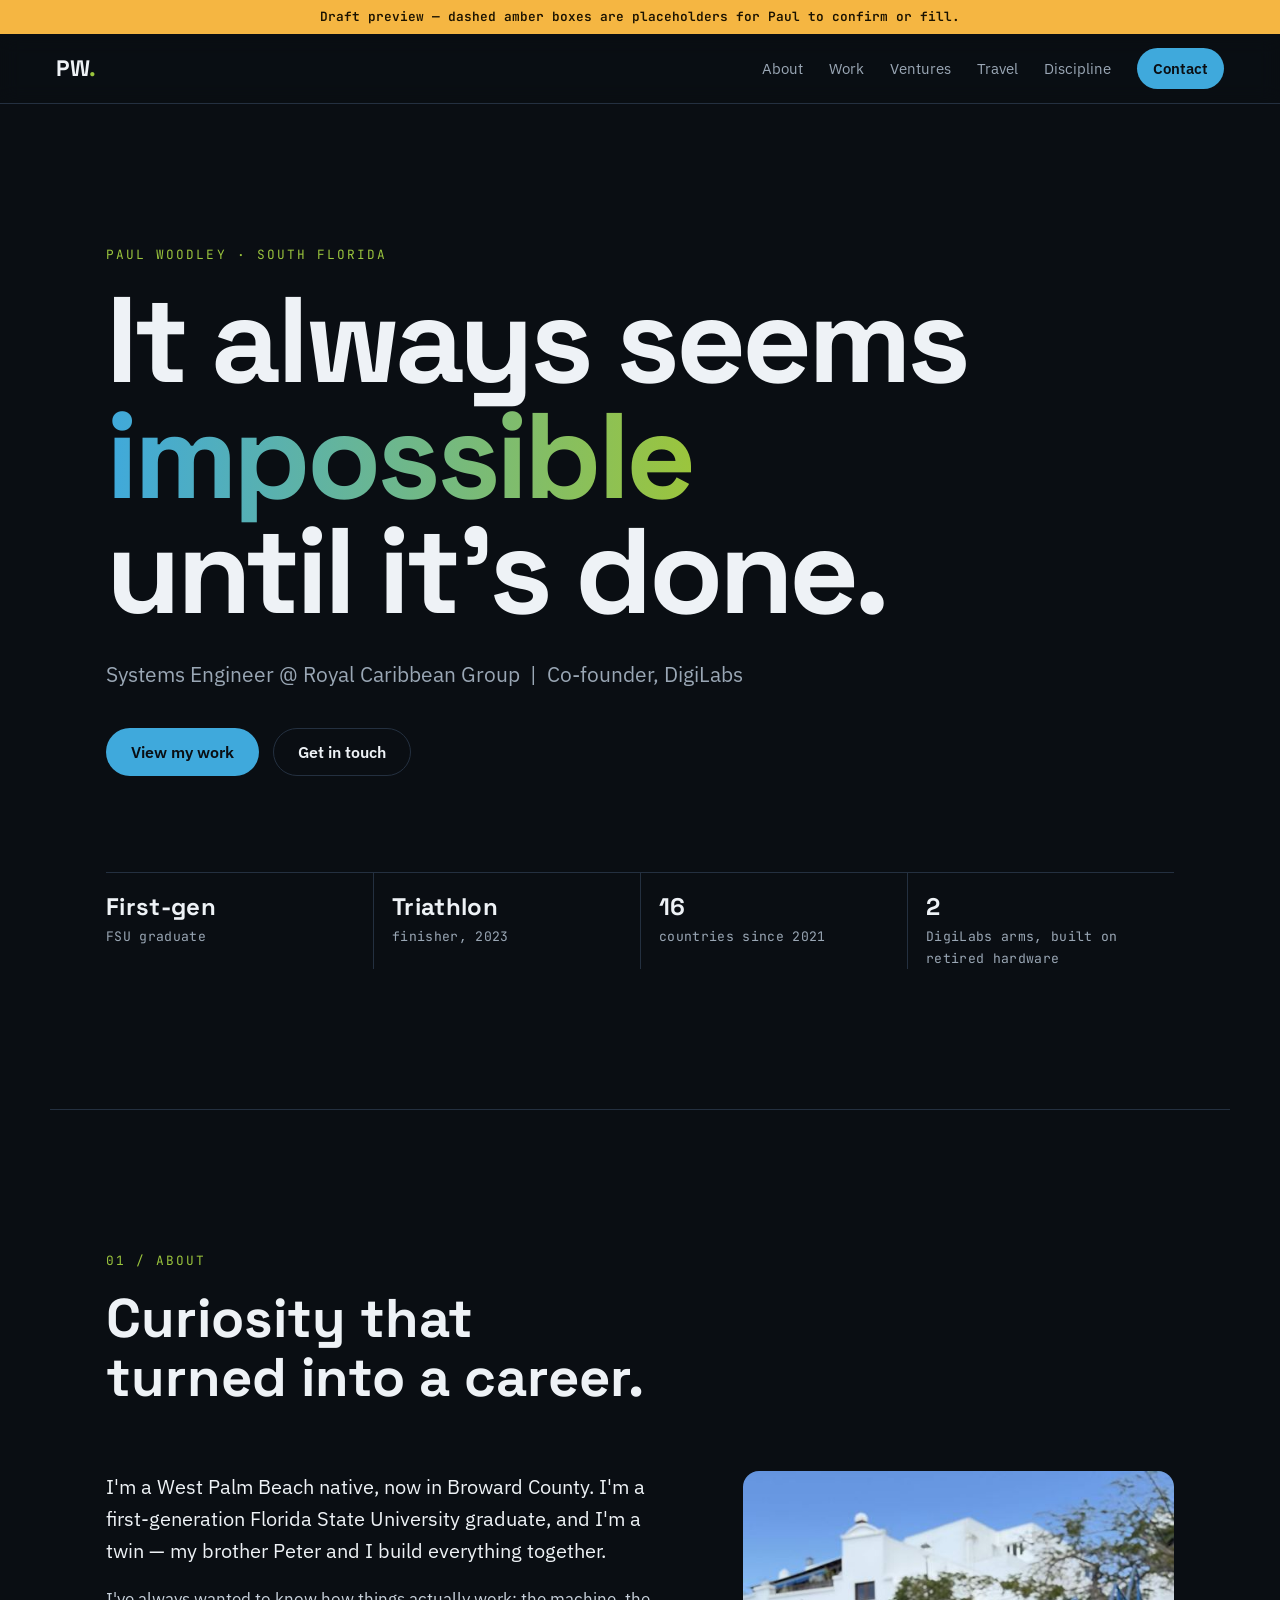
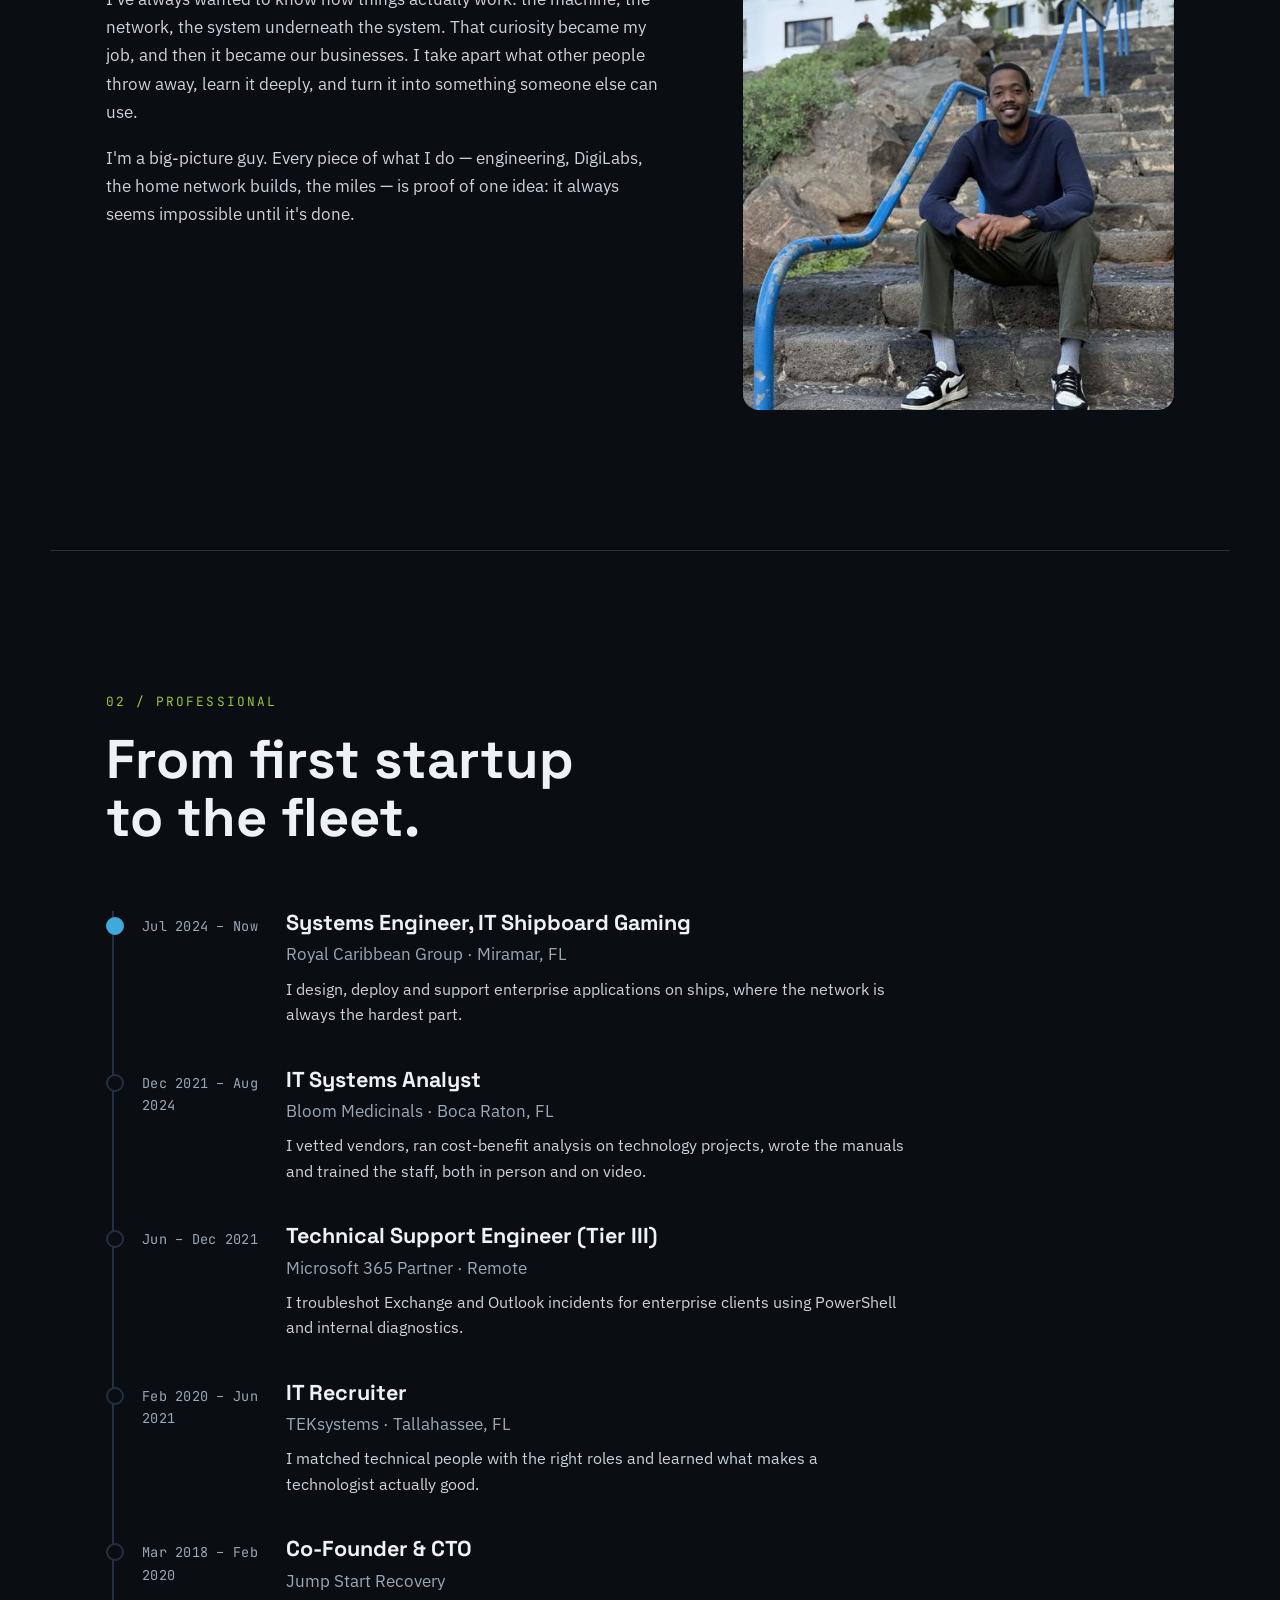
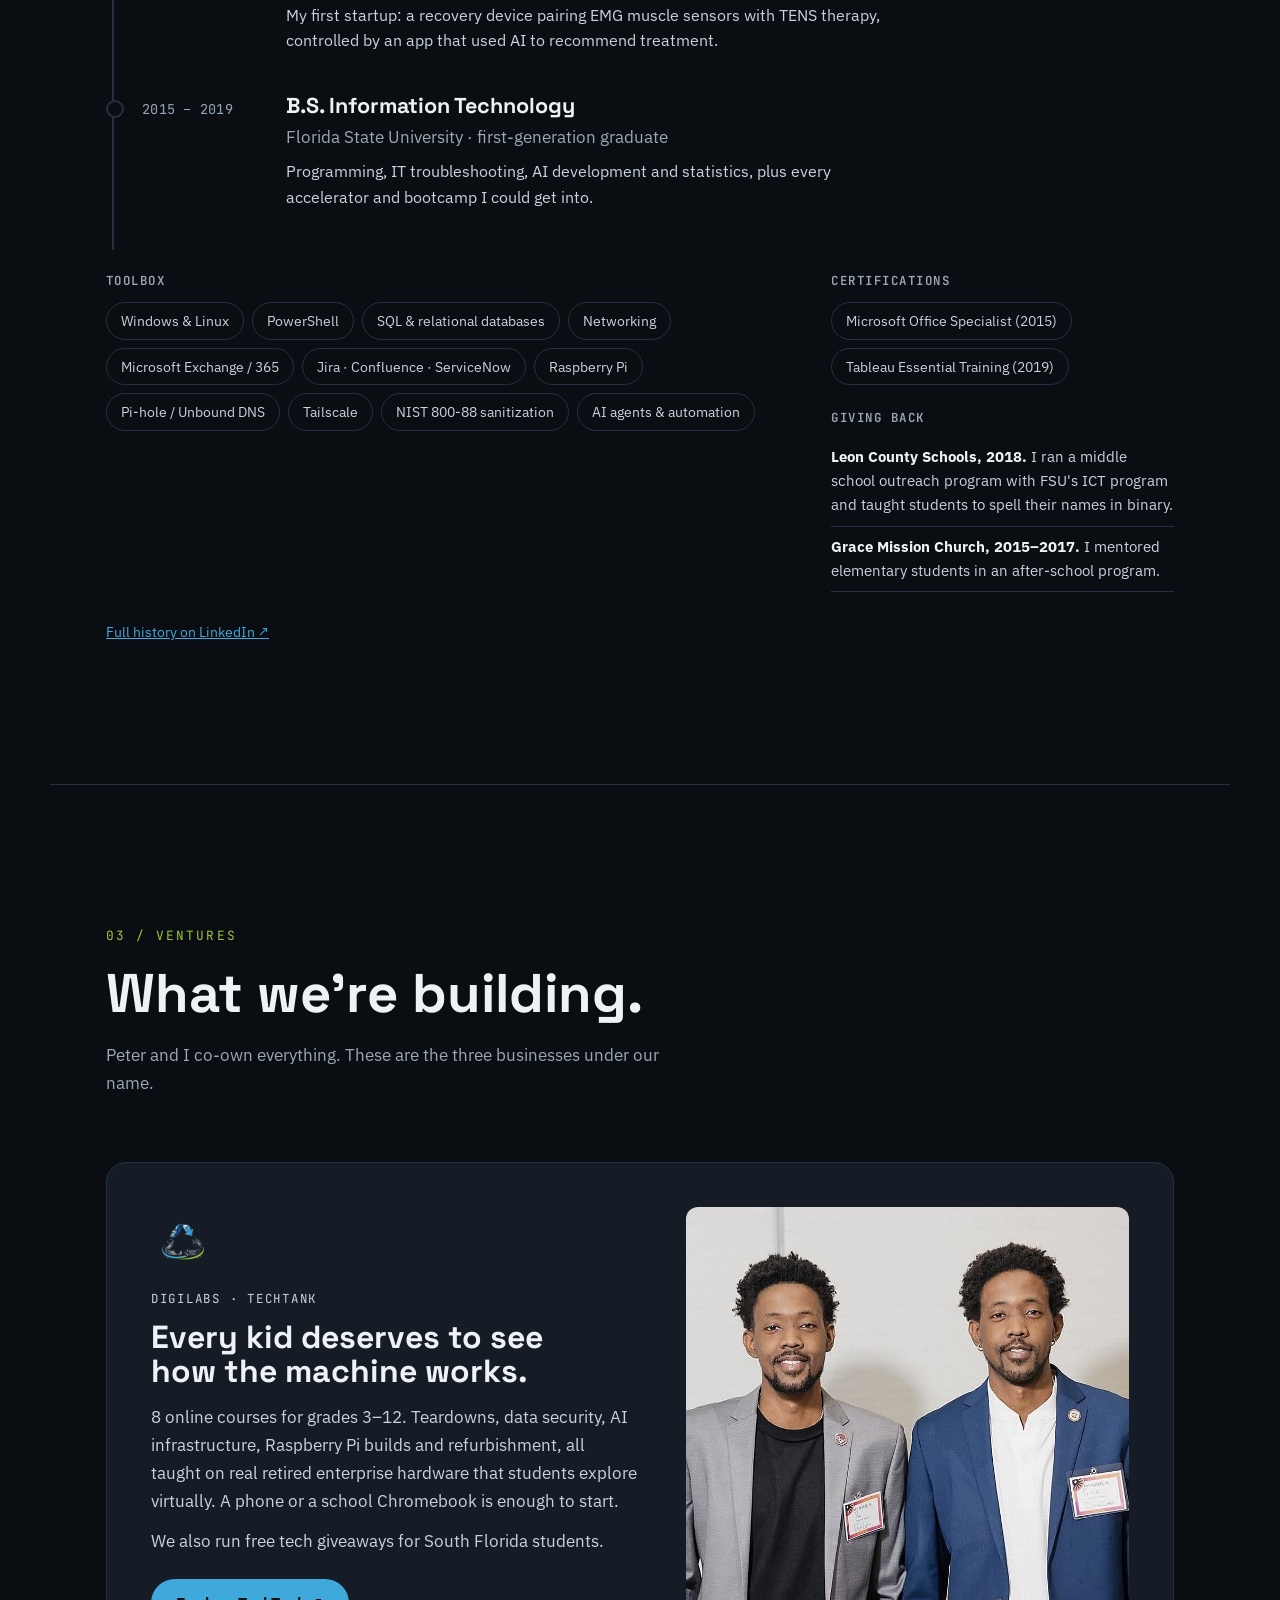
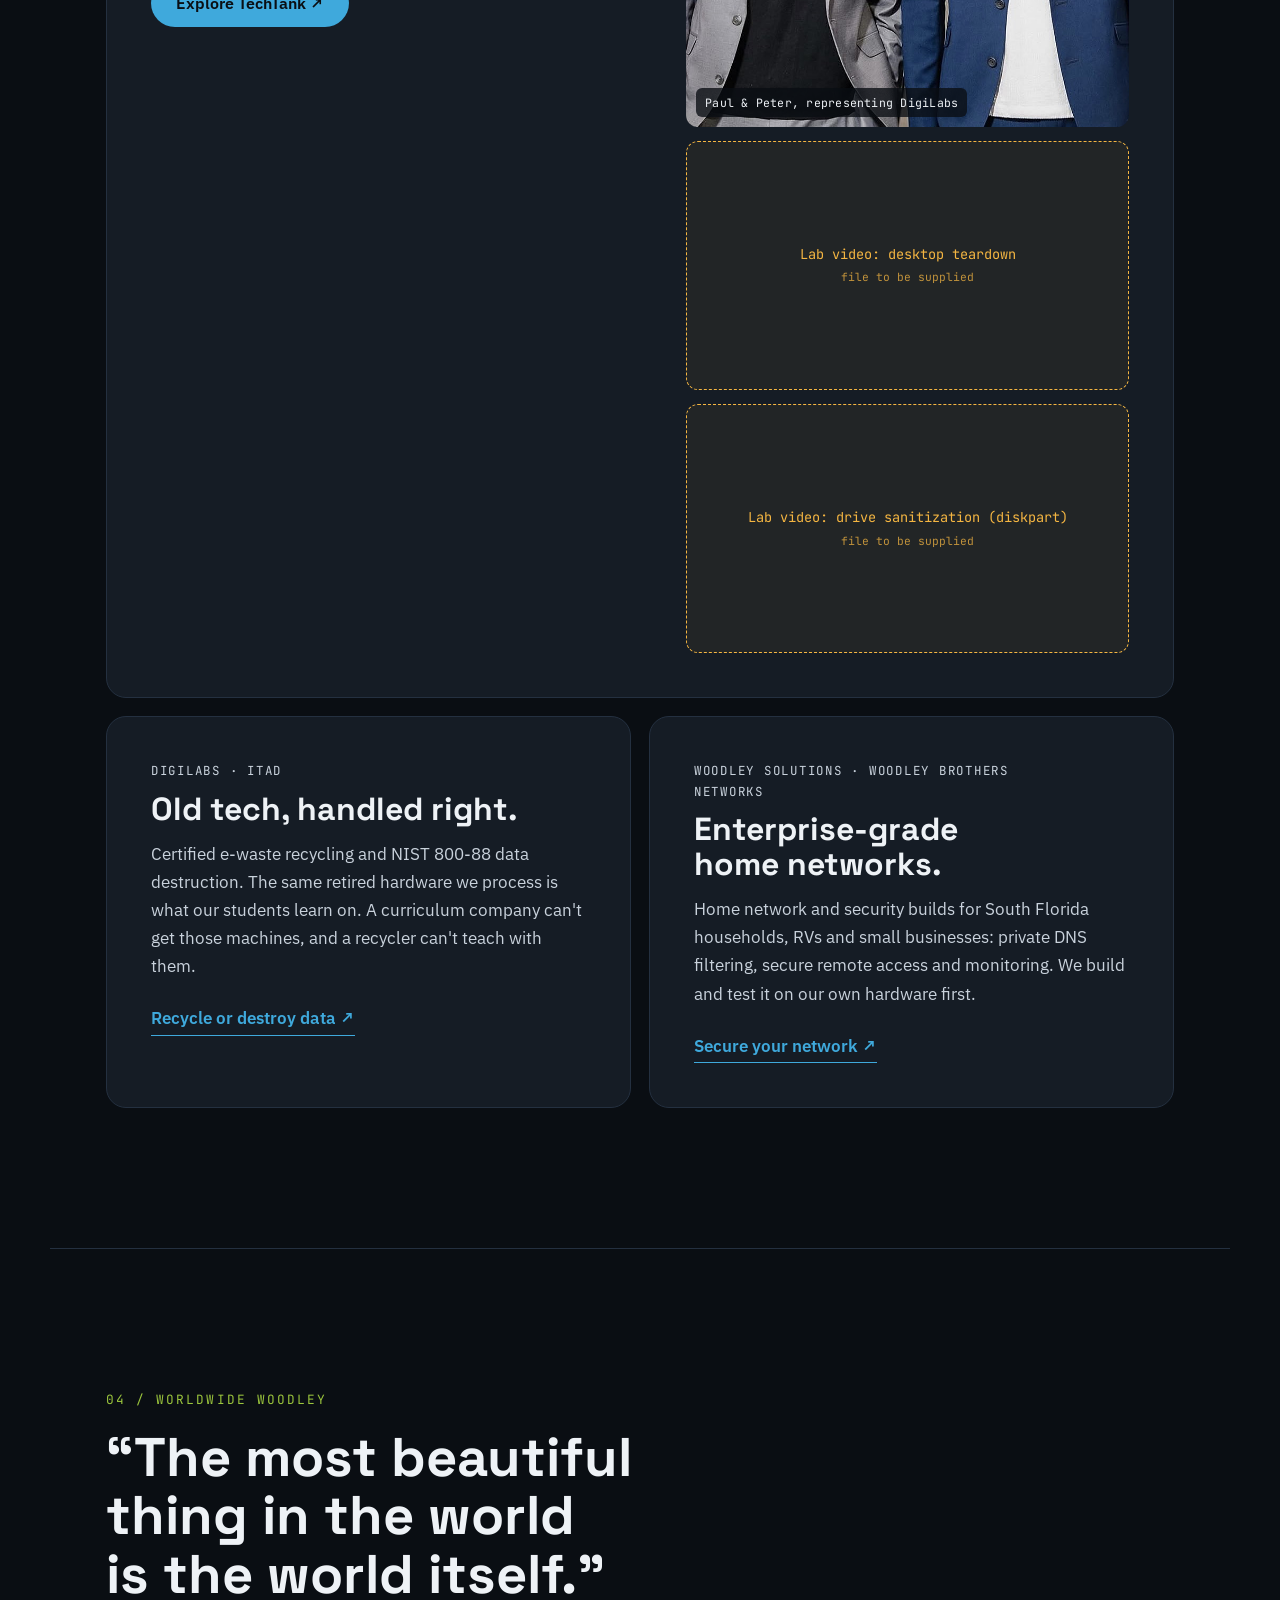
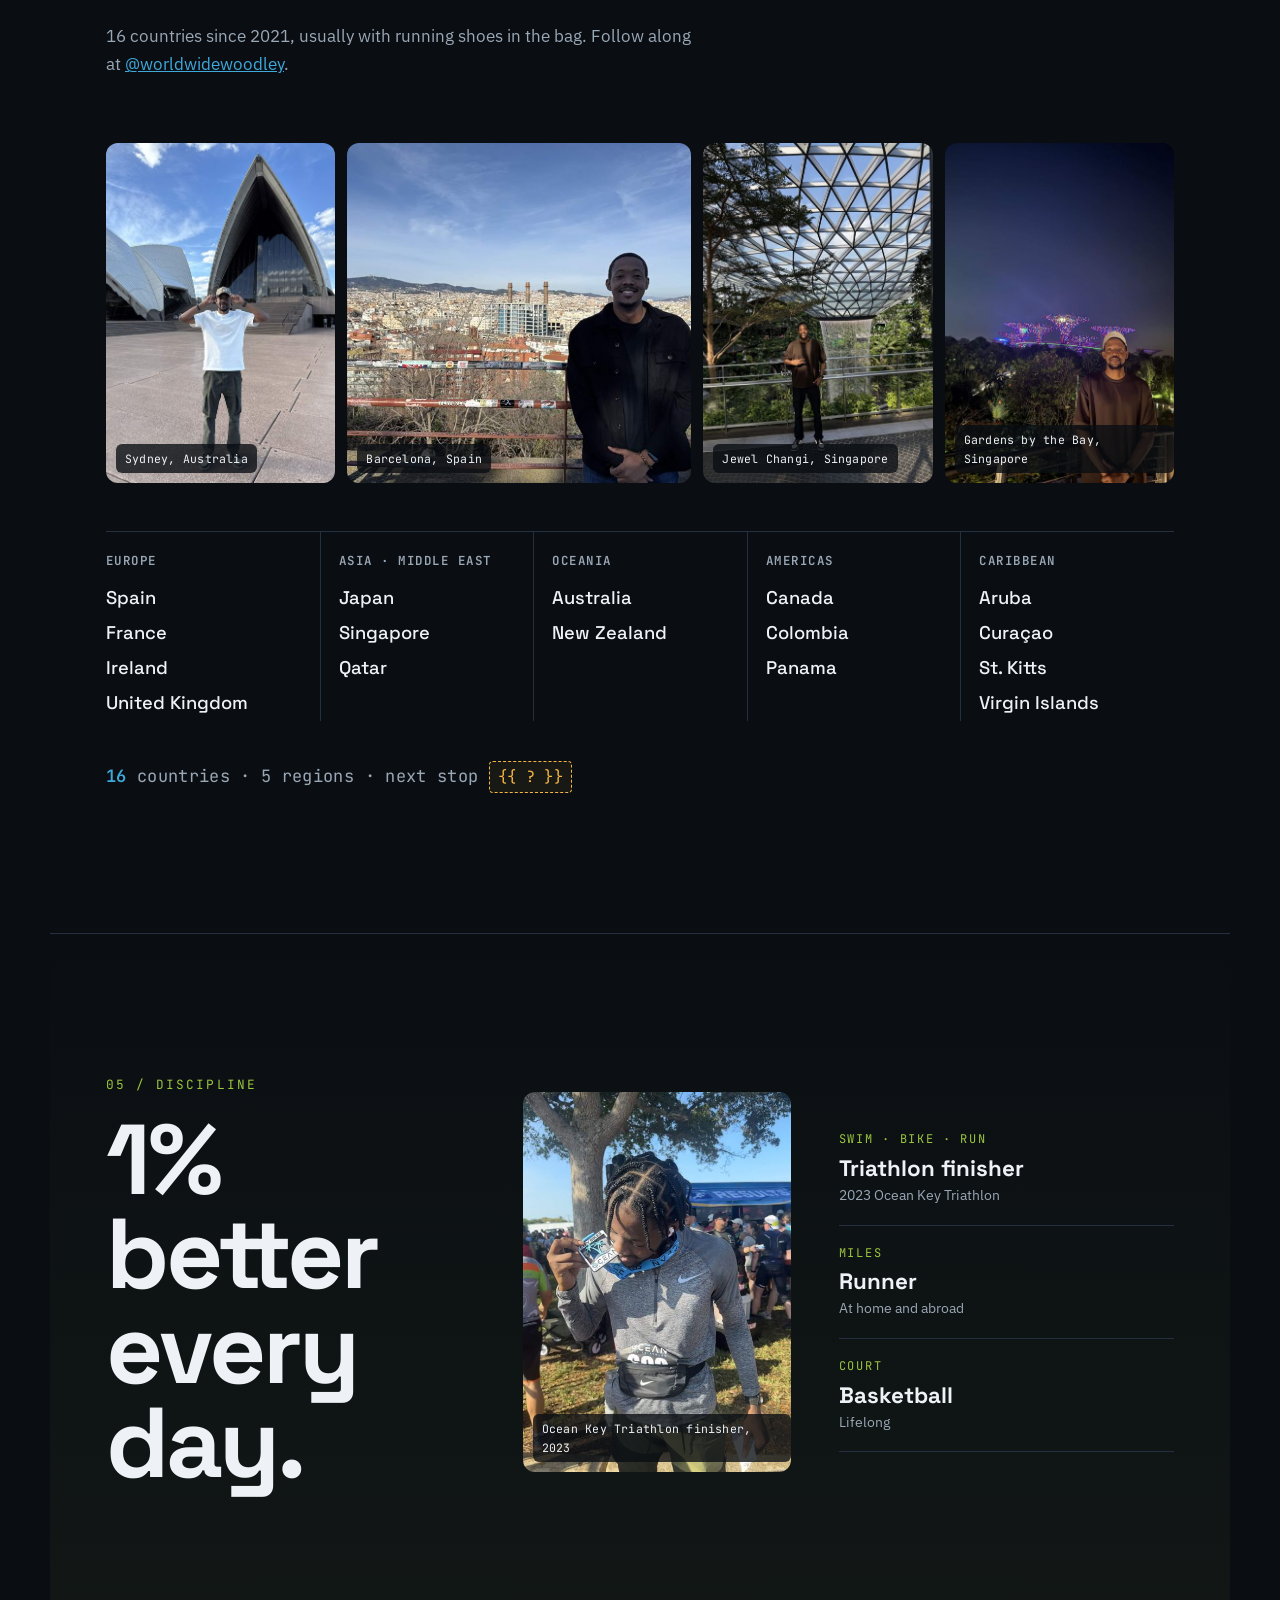
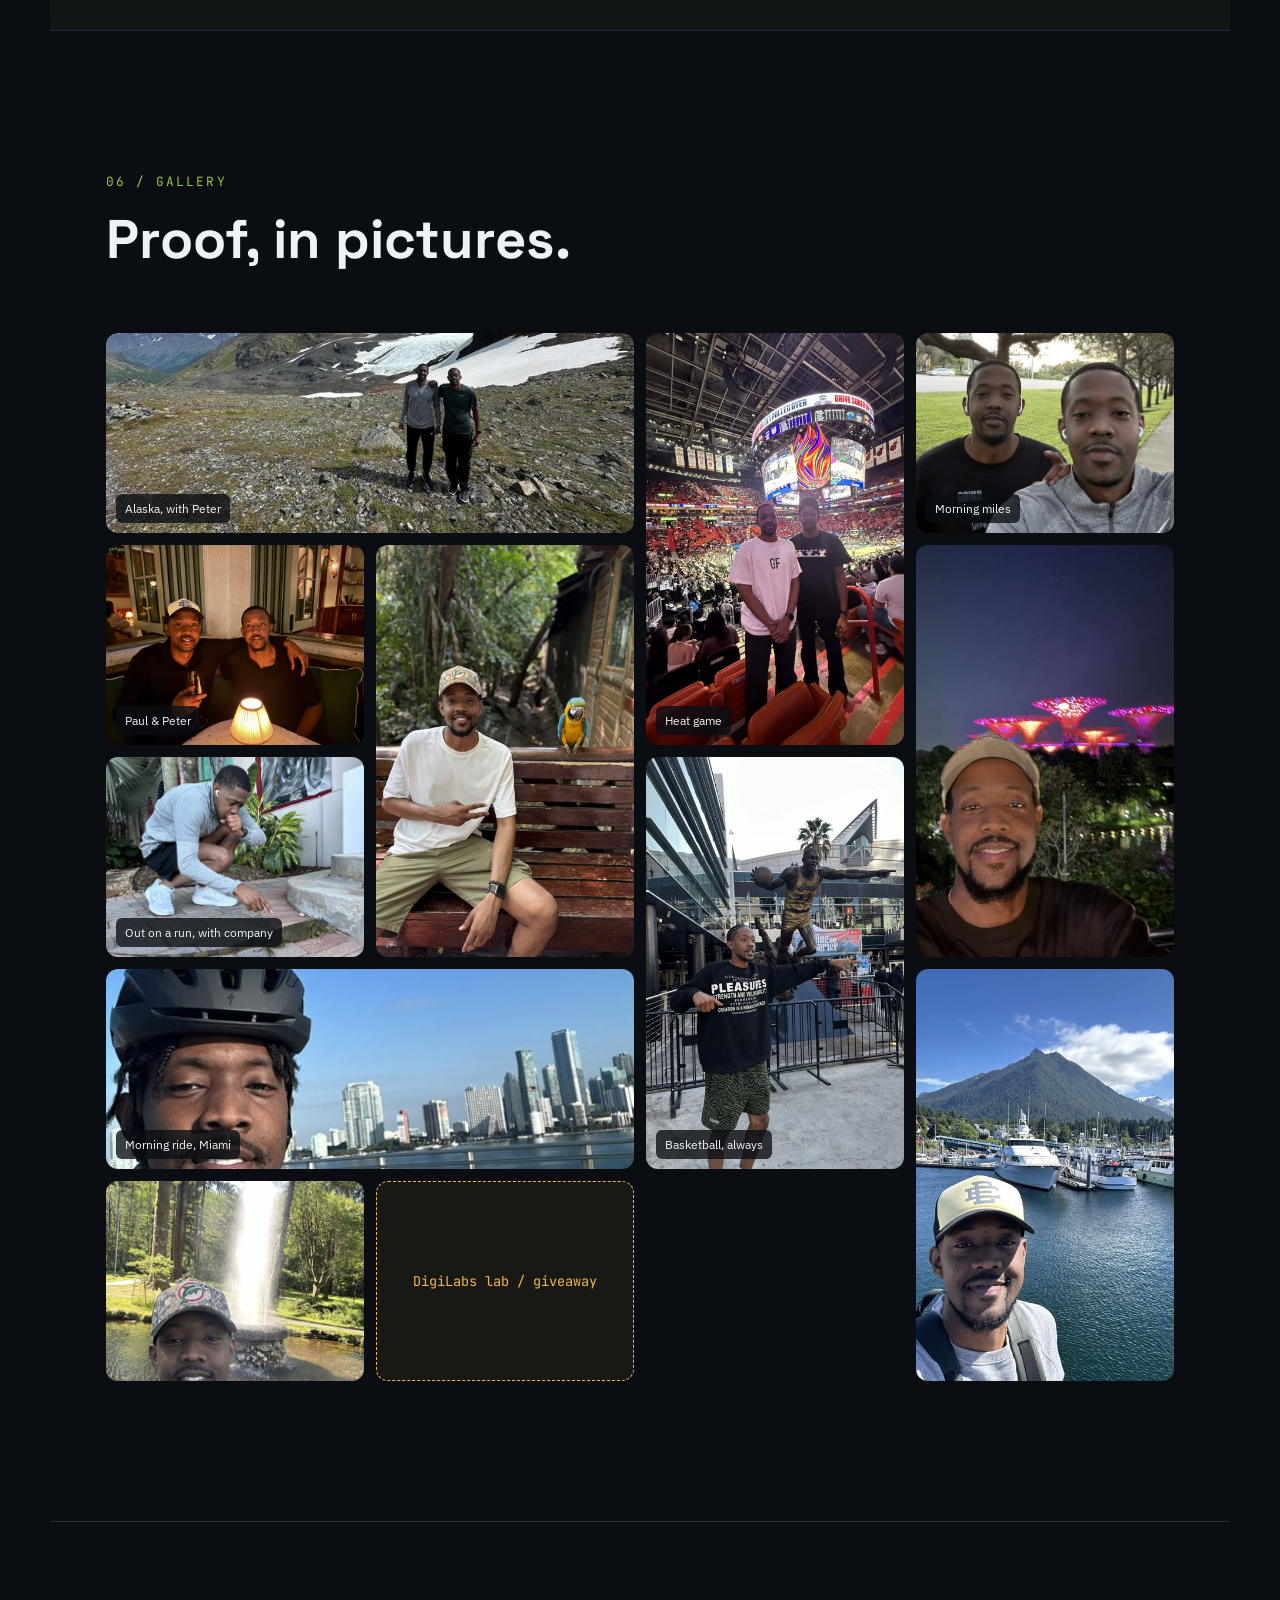
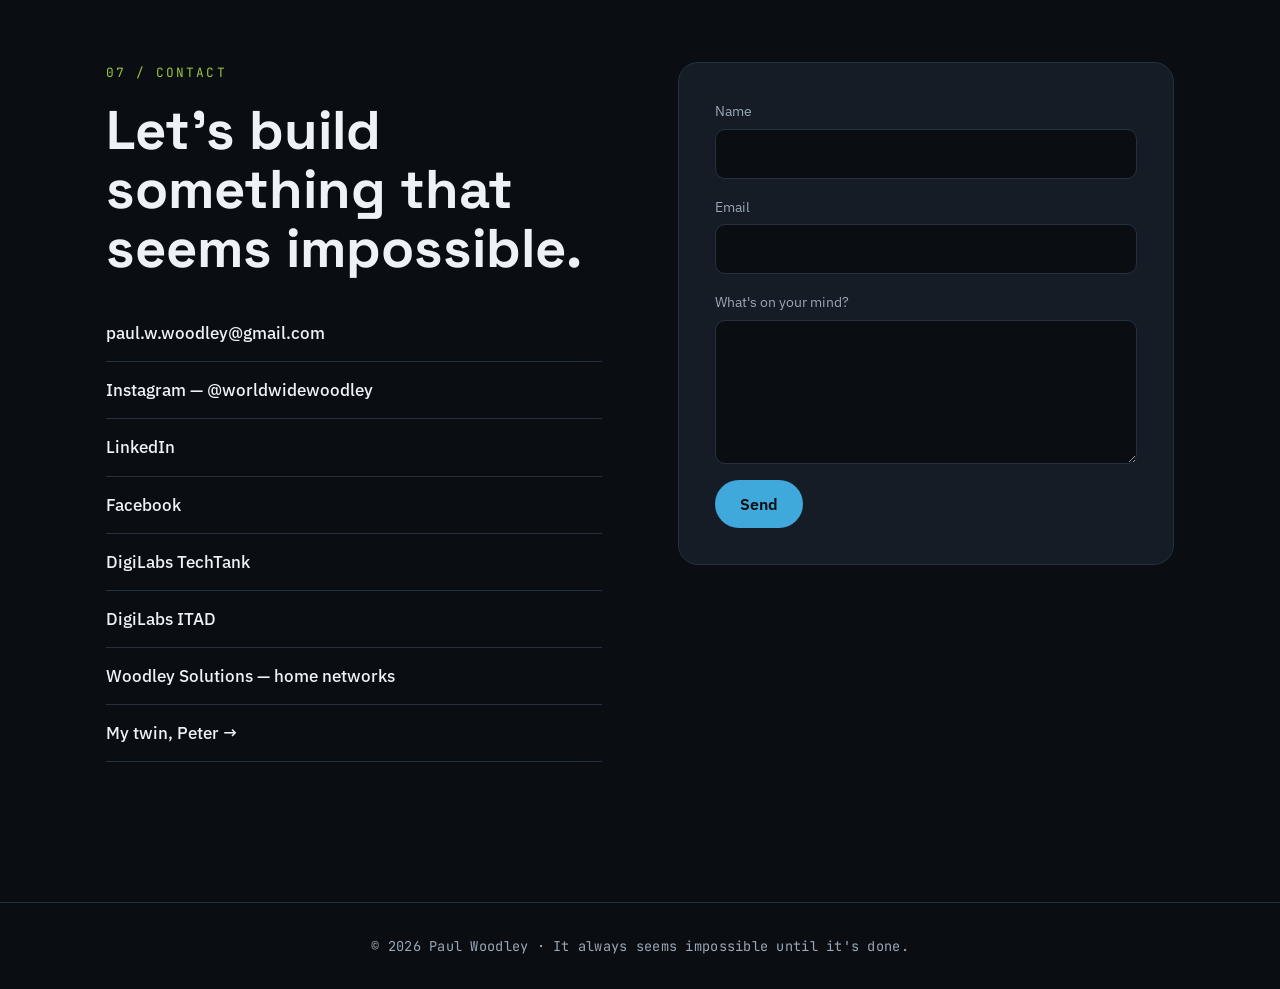
<file: index.html>
<!doctype html>
<html lang="en">
<head>
<meta charset="utf-8">
<meta name="viewport" content="width=device-width, initial-scale=1">
<title>Paul Woodley — Systems Engineer & Co-founder, DigiLabs</title>
<meta name="description" content="Paul Woodley — systems engineer, co-founder of DigiLabs (TechTank + ITAD) and Woodley Solutions home network builds. First-gen FSU grad, triathlete, 16 countries and counting.">
<meta name="robots" content="noindex, nofollow"><!-- DRAFT: remove this line on launch approval -->
<meta property="og:type" content="website">
<meta property="og:title" content="Paul Woodley">
<meta property="og:description" content="It always seems impossible until it's done.">
<meta property="og:image" content="https://paul-woodley.netlify.app/assets/photos/steps-portrait.jpg">
<meta name="twitter:card" content="summary_large_image">
<link rel="icon" href="/assets/digilabs-icon.png">
<link rel="preconnect" href="https://fonts.googleapis.com">
<link rel="preconnect" href="https://fonts.gstatic.com" crossorigin>
<link href="https://fonts.googleapis.com/css2?family=Space+Grotesk:wght@500;700&family=IBM+Plex+Sans:wght@400;500;600&family=JetBrains+Mono:wght@400;600&display=swap" rel="stylesheet">
<link rel="stylesheet" href="/styles.css">
</head>
<body>
<div class="draft-bar" role="note">Draft preview — dashed amber boxes are placeholders for Paul to confirm or fill.</div>

<header class="nav" id="top">
  <a class="brand" href="#top">PW<span>.</span></a>
  <button class="nav-toggle" aria-expanded="false" aria-controls="nav-links">Menu</button>
  <nav id="nav-links">
    <a href="#about">About</a>
    <a href="#work">Work</a>
    <a href="#ventures">Ventures</a>
    <a href="#travel">Travel</a>
    <a href="#discipline">Discipline</a>
    <a href="#contact" class="nav-cta">Contact</a>
  </nav>
</header>

<main>
<!-- 1. HERO -->
<section class="hero">
  <p class="eyebrow mono">Paul Woodley · South Florida</p>
  <h1>It always seems<br><em>impossible</em><br>until it's done.</h1>
  <p class="hero-sub">Systems Engineer @ Royal Caribbean Group&nbsp;&nbsp;|&nbsp;&nbsp;Co-founder, DigiLabs</p>
  <div class="hero-ctas">
    <a class="btn btn-primary" href="#ventures">View my work</a>
    <a class="btn btn-ghost" href="#contact">Get in touch</a>
  </div>
  <ul class="proof mono" aria-label="Proof points">
    <li><span>First-gen</span> FSU graduate</li>
    <li><span>Triathlon</span> finisher, 2023</li>
    <li><span>16</span> countries since 2021</li>
    <li><span>2</span> DigiLabs arms, built on retired hardware</li>
  </ul>
</section>

<!-- 2. ABOUT -->
<section id="about" class="section about">
  <div class="section-head">
    <p class="eyebrow mono">01 / About</p>
    <h2>Curiosity that turned into a career.</h2>
  </div>
  <div class="about-grid">
    <div class="about-copy">
      <p>I'm a West Palm Beach native, now in Broward County. I'm a first-generation Florida State University graduate, and I'm a twin — my brother Peter and I build everything together.</p>
      <p>I've always wanted to know how things actually work: the machine, the network, the system underneath the system. That curiosity became my job, and then it became our businesses. I take apart what other people throw away, learn it deeply, and turn it into something someone else can use.</p>
      <p>I'm a big-picture guy. Every piece of what I do — engineering, DigiLabs, the home network builds, the miles — is proof of one idea: it always seems impossible until it's done.</p>
    </div>
    <figure class="portrait">
      <img src="/assets/photos/steps-portrait-sm.jpg" srcset="/assets/photos/steps-portrait-sm.jpg 700w, /assets/photos/steps-portrait.jpg 1050w" sizes="(max-width:820px) 90vw, 420px" alt="Paul Woodley sitting on stone steps, smiling" width="1050" height="1400">
    </figure>
  </div>
</section>

<!-- 3. PROFESSIONAL -->
<section id="work" class="section work">
  <div class="section-head">
    <p class="eyebrow mono">02 / Professional</p>
    <h2>From first startup to the fleet.</h2>
  </div>
  <ol class="timeline">
    <li class="tl-item current">
      <p class="tl-date mono">Jul 2024 – Now</p>
      <div>
        <h3>Systems Engineer, IT Shipboard Gaming</h3>
        <p class="tl-org">Royal Caribbean Group · Miramar, FL</p>
        <p>I design, deploy and support enterprise applications on ships, where the network is always the hardest part.</p>
      </div>
    </li>
    <li class="tl-item">
      <p class="tl-date mono">Dec 2021 – Aug 2024</p>
      <div>
        <h3>IT Systems Analyst</h3>
        <p class="tl-org">Bloom Medicinals · Boca Raton, FL</p>
        <p>I vetted vendors, ran cost-benefit analysis on technology projects, wrote the manuals and trained the staff, both in person and on video.</p>
      </div>
    </li>
    <li class="tl-item">
      <p class="tl-date mono">Jun – Dec 2021</p>
      <div>
        <h3>Technical Support Engineer (Tier III)</h3>
        <p class="tl-org">Microsoft 365 Partner · Remote</p>
        <p>I troubleshot Exchange and Outlook incidents for enterprise clients using PowerShell and internal diagnostics.</p>
      </div>
    </li>
    <li class="tl-item">
      <p class="tl-date mono">Feb 2020 – Jun 2021</p>
      <div>
        <h3>IT Recruiter</h3>
        <p class="tl-org">TEKsystems · Tallahassee, FL</p>
        <p>I matched technical people with the right roles and learned what makes a technologist actually good.</p>
      </div>
    </li>
    <li class="tl-item">
      <p class="tl-date mono">Mar 2018 – Feb 2020</p>
      <div>
        <h3>Co-Founder &amp; CTO</h3>
        <p class="tl-org">Jump Start Recovery</p>
        <p>My first startup: a recovery device pairing EMG muscle sensors with TENS therapy, controlled by an app that used AI to recommend treatment.</p>
      </div>
    </li>
    <li class="tl-item">
      <p class="tl-date mono">2015 – 2019</p>
      <div>
        <h3>B.S. Information Technology</h3>
        <p class="tl-org">Florida State University · first-generation graduate</p>
        <p>Programming, IT troubleshooting, AI development and statistics, plus every accelerator and bootcamp I could get into.</p>
      </div>
    </li>
  </ol>
  <div class="skills">
    <div>
      <h3 class="mono small">Toolbox</h3>
      <ul class="chips">
        <li>Windows &amp; Linux</li><li>PowerShell</li><li>SQL &amp; relational databases</li><li>Networking</li><li>Microsoft Exchange / 365</li>
        <li>Jira · Confluence · ServiceNow</li><li>Raspberry Pi</li><li>Pi-hole / Unbound DNS</li><li>Tailscale</li><li>NIST 800-88 sanitization</li><li>AI agents &amp; automation</li>
      </ul>
    </div>
    <div>
      <h3 class="mono small">Certifications</h3>
      <ul class="chips"><li>Microsoft Office Specialist (2015)</li><li>Tableau Essential Training (2019)</li></ul>
      <h3 class="mono small" style="margin-top:26px">Giving back</h3>
      <ul class="giving">
        <li><strong>Leon County Schools, 2018.</strong> I ran a middle school outreach program with FSU's ICT program and taught students to spell their names in binary.</li>
        <li><strong>Grace Mission Church, 2015–2017.</strong> I mentored elementary students in an after-school program.</li>
      </ul>
    </div>
  </div>
  <p class="note"><a href="https://www.linkedin.com/in/paulwwoodley" target="_blank" rel="noopener">Full history on LinkedIn ↗</a></p>
</section>

<!-- 4. VENTURES -->
<section id="ventures" class="section ventures">
  <div class="section-head">
    <p class="eyebrow mono">03 / Ventures</p>
    <h2>What we're building.</h2>
    <p class="lede">Peter and I co-own everything. These are the three businesses under our name.</p>
  </div>

  <article class="venture v-feature">
    <div class="v-body">
      <img src="/assets/digilabs-icon.png" alt="DigiLabs logo" class="v-logo" width="72" height="72">
      <p class="mono tag">DigiLabs · TechTank</p>
      <h3>Every kid deserves to see how the machine works.</h3>
      <p>8 online courses for grades 3–12. Teardowns, data security, AI infrastructure, Raspberry Pi builds and refurbishment, all taught on real retired enterprise hardware that students explore virtually. A phone or a school Chromebook is enough to start.</p>
      <p>We also run free tech giveaways for South Florida students.</p>
      <a class="btn btn-primary" href="https://www.digi-labs.org" target="_blank" rel="noopener">Explore TechTank ↗</a>
    </div>
    <div class="v-media">
      <figure class="v-photo"><img src="/assets/photos/twins-digilabs-suits.jpg" alt="Paul and Peter Woodley in suits wearing DigiLabs name tags" loading="lazy" width="1320" height="982"><figcaption class="mono">Paul &amp; Peter, representing DigiLabs</figcaption></figure>
      <div class="video-slot ph"><span>Lab video: desktop teardown<br><small>file to be supplied</small></span></div>
      <div class="video-slot ph"><span>Lab video: drive sanitization (diskpart)<br><small>file to be supplied</small></span></div>
    </div>
  </article>

  <div class="venture-pair">
    <article class="venture">
      <p class="mono tag">DigiLabs · ITAD</p>
      <h3>Old tech, handled right.</h3>
      <p>Certified e-waste recycling and NIST 800-88 data destruction. The same retired hardware we process is what our students learn on. A curriculum company can't get those machines, and a recycler can't teach with them.</p>
      <a class="text-link" href="https://digilabs-itad.netlify.app/" target="_blank" rel="noopener">Recycle or destroy data ↗</a>
    </article>
    <article class="venture">
      <p class="mono tag">Woodley Solutions · Woodley Brothers Networks</p>
      <h3>Enterprise-grade home networks.</h3>
      <p>Home network and security builds for South Florida households, RVs and small businesses: private DNS filtering, secure remote access and monitoring. We build and test it on our own hardware first.</p>
      <a class="text-link" href="https://woodleynetworkingsolutions.netlify.app/" target="_blank" rel="noopener">Secure your network ↗</a>
    </article>
  </div>
</section>

<!-- 5. TRAVEL -->
<section id="travel" class="section travel">
  <div class="section-head">
    <p class="eyebrow mono">04 / Worldwide Woodley</p>
    <h2>“The most beautiful thing in the world is the world itself.”</h2>
    <p class="lede">16 countries since 2021, usually with running shoes in the bag. Follow along at <a href="https://www.instagram.com/worldwidewoodley" target="_blank" rel="noopener">@worldwidewoodley</a>.</p>
  </div>
  <div class="travel-strip">
    <figure><img src="/assets/photos/sydney-opera-house-sm.jpg" alt="Paul in front of the Sydney Opera House" loading="lazy" width="525" height="700"><figcaption class="mono">Sydney, Australia</figcaption></figure>
    <figure><img src="/assets/photos/barcelona-sm.jpg" alt="Paul overlooking Barcelona" loading="lazy" width="700" height="525"><figcaption class="mono">Barcelona, Spain</figcaption></figure>
    <figure><img src="/assets/photos/singapore-jewel-sm.jpg" alt="Paul under the glass dome and waterfall at Jewel Changi" loading="lazy" width="525" height="700"><figcaption class="mono">Jewel Changi, Singapore</figcaption></figure>
    <figure><img src="/assets/photos/singapore-gardens-night-sm.jpg" alt="Paul at night with the lit Supertrees behind him" loading="lazy" width="525" height="700"><figcaption class="mono">Gardens by the Bay, Singapore</figcaption></figure>
  </div>
  <div class="countries" role="list">
    <div class="region"><h3 class="mono small">Europe</h3><ul><li>Spain</li><li>France</li><li>Ireland</li><li>United Kingdom</li></ul></div>
    <div class="region"><h3 class="mono small">Asia · Middle East</h3><ul><li>Japan</li><li>Singapore</li><li>Qatar</li></ul></div>
    <div class="region"><h3 class="mono small">Oceania</h3><ul><li>Australia</li><li>New Zealand</li></ul></div>
    <div class="region"><h3 class="mono small">Americas</h3><ul><li>Canada</li><li>Colombia</li><li>Panama</li></ul></div>
    <div class="region"><h3 class="mono small">Caribbean</h3><ul><li>Aruba</li><li>Curaçao</li><li>St. Kitts</li><li>Virgin Islands</li></ul></div>
  </div>
  <p class="counter mono"><span data-count="16">16</span> countries · 5 regions · next stop <span class="ph inline">{{ ? }}</span></p>
</section>

<!-- 6. DISCIPLINE -->
<section id="discipline" class="section discipline">
  <div class="disc-grid">
    <div>
      <p class="eyebrow mono">05 / Discipline</p>
      <h2 class="huge">1% better<br>every day.</h2>
    </div>
    <figure class="disc-photo"><img src="/assets/photos/ocean-key-triathlon-sm.jpg" alt="Paul holding up his Ocean Key Triathlon finisher medal" loading="lazy" width="525" height="700"><figcaption class="mono">Ocean Key Triathlon finisher, 2023</figcaption></figure>
    <ul class="disc-list">
      <li><span class="mono">Swim · Bike · Run</span><strong>Triathlon finisher</strong><small>2023 Ocean Key Triathlon</small></li>
      <li><span class="mono">Miles</span><strong>Runner</strong><small>At home and abroad</small></li>
      <li><span class="mono">Court</span><strong>Basketball</strong><small>Lifelong</small></li>
    </ul>
  </div>
</section>

<!-- 7. GALLERY -->
<section id="gallery" class="section gallery">
  <div class="section-head">
    <p class="eyebrow mono">06 / Gallery</p>
    <h2>Proof, in pictures.</h2>
  </div>
  <div class="grid-gallery">
    <figure class="g-item wide"><img style="object-position:center 88%" src="/assets/photos/twins-alaska-glacier-sm.jpg" alt="Paul and Peter standing in front of a glacier and mountains in Alaska" loading="lazy"><figcaption>Alaska, with Peter</figcaption></figure>
    <figure class="g-item tall"><img src="/assets/photos/twins-heat-game-sm.jpg" alt="Paul and Peter at a Miami Heat game" loading="lazy"><figcaption>Heat game</figcaption></figure>
    <figure class="g-item"><img style="object-position:center 75%" src="/assets/photos/twins-morning-run-sm.jpg" alt="Paul and Peter on a morning run" loading="lazy"><figcaption>Morning miles</figcaption></figure>
    <figure class="g-item"><img src="/assets/photos/twins-dinner-sm.jpg" alt="Paul and his twin brother Peter at dinner" loading="lazy"><figcaption>Paul &amp; Peter</figcaption></figure>
    <figure class="g-item tall"><img src="/assets/photos/parrot-sm.jpg" alt="Paul on a wooden bench next to a blue-and-gold macaw" loading="lazy"></figure>
    <figure class="g-item tall"><img src="/assets/photos/singapore-selfie-sm.jpg" alt="Paul smiling at night in Singapore" loading="lazy"></figure>
    <figure class="g-item wide"><img src="/assets/photos/bike-miami-skyline-sm.jpg" alt="Paul in a bike helmet with the Miami skyline behind him" loading="lazy"><figcaption>Morning ride, Miami</figcaption></figure>
    <figure class="g-item tall"><img src="/assets/photos/basketball-statue-sm.jpg" alt="Paul pointing alongside a bronze basketball statue" loading="lazy"><figcaption>Basketball, always</figcaption></figure>
    <figure class="g-item"><img src="/assets/photos/iguana-run-sm.jpg" alt="Paul in running gear crouching next to an iguana" loading="lazy"><figcaption>Out on a run, with company</figcaption></figure>
    <figure class="g-item tall"><img src="/assets/photos/marina-mountain-sm.jpg" alt="Paul at a marina with a forested mountain behind him" loading="lazy"></figure>
    <figure class="g-item"><img src="/assets/photos/forest-fountain-sm.jpg" alt="Paul in front of a tall fountain in a forest park" loading="lazy"></figure>
    <div class="g-item ph"><span>DigiLabs lab / giveaway</span></div>
  </div>
</section>

<!-- 8. CONTACT -->
<section id="contact" class="section contact">
  <div class="contact-grid">
    <div>
      <p class="eyebrow mono">07 / Contact</p>
      <h2>Let's build something that seems impossible.</h2>
      <ul class="links">
        <li><a href="mailto:paul.w.woodley@gmail.com">paul.w.woodley@gmail.com</a></li>
        <li><a href="https://www.instagram.com/worldwidewoodley" target="_blank" rel="noopener">Instagram — @worldwidewoodley</a></li>
        <li><a href="https://www.linkedin.com/in/paulwwoodley" target="_blank" rel="noopener">LinkedIn</a></li>
        <li><a href="https://facebook.com/paul.woodley.39" target="_blank" rel="noopener">Facebook</a></li>
        <li><a href="https://www.digi-labs.org" target="_blank" rel="noopener">DigiLabs TechTank</a></li>
        <li><a href="https://digilabs-itad.netlify.app/" target="_blank" rel="noopener">DigiLabs ITAD</a></li>
        <li><a href="https://woodleynetworkingsolutions.netlify.app/" target="_blank" rel="noopener">Woodley Solutions — home networks</a></li>
        <li><a href="https://peter-woodley.netlify.app" target="_blank" rel="noopener">My twin, Peter →</a></li>
      </ul>
    </div>
    <form name="contact" method="POST" data-netlify="true" netlify-honeypot="company" action="/thanks.html" class="form">
      <input type="hidden" name="form-name" value="contact">
      <p class="hp"><label>Company <input name="company" tabindex="-1" autocomplete="off"></label></p>
      <label>Name<input name="name" required autocomplete="name"></label>
      <label>Email<input type="email" name="email" required autocomplete="email"></label>
      <label>What's on your mind?<textarea name="message" rows="5" required></textarea></label>
      <button class="btn btn-primary" type="submit">Send</button>
    </form>
  </div>
</section>
</main>

<footer class="footer">
  <p class="mono">© <span id="yr">2026</span> Paul Woodley · It always seems impossible until it's done.</p>
</footer>
<script src="/main.js" defer></script>
</body>
</html>
</file>
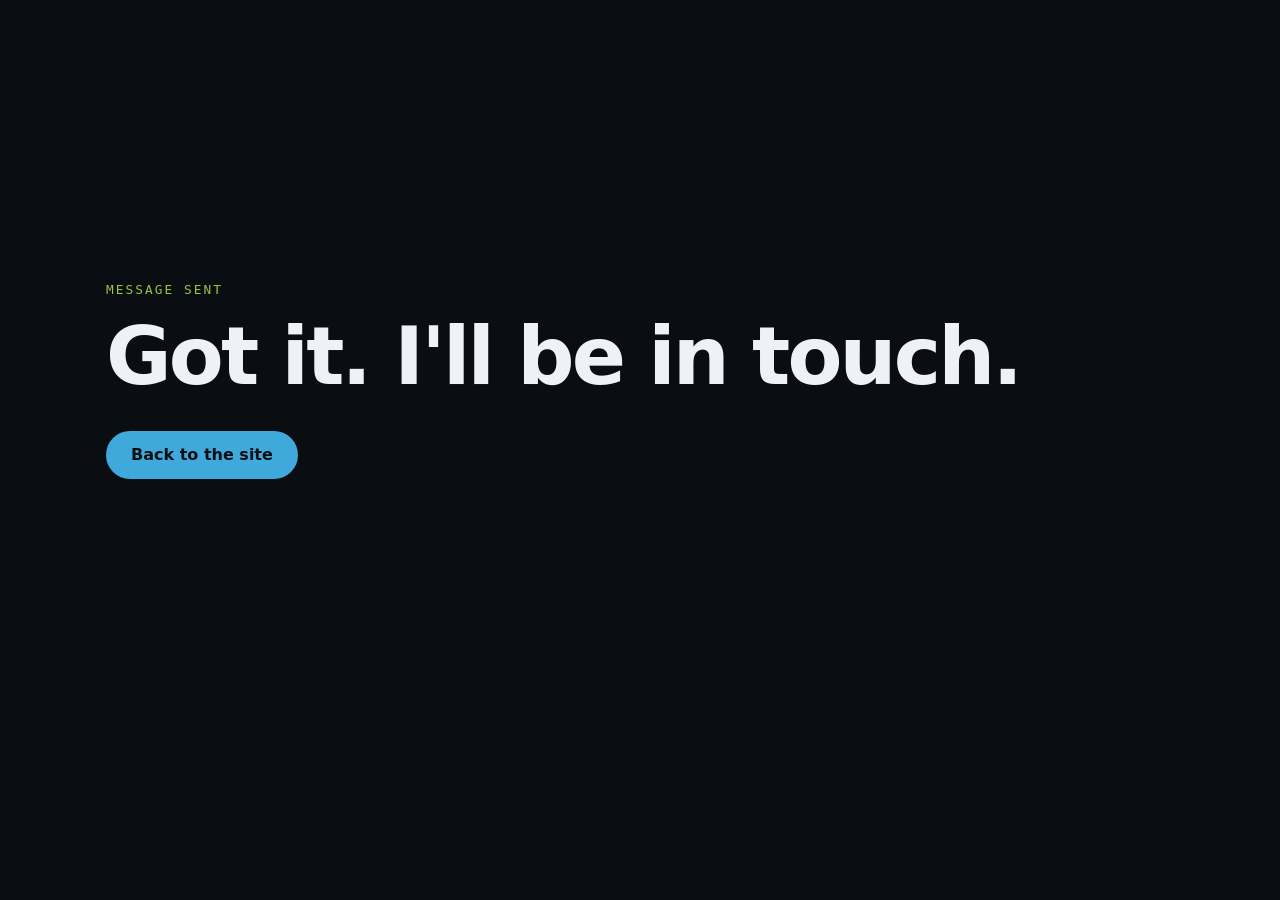
<file: thanks.html>
<!doctype html><html lang="en"><head><meta charset="utf-8"><meta name="viewport" content="width=device-width,initial-scale=1"><meta name="robots" content="noindex"><title>Thanks, Paul Woodley</title><link rel="stylesheet" href="/styles.css"></head><body><main class="hero"><p class="eyebrow mono">Message sent</p><h1 style="font-size:clamp(2.4rem,7vw,5rem)">Got it. I'll be in touch.</h1><div class="hero-ctas"><a class="btn btn-primary" href="/">Back to the site</a></div></main></body></html>
</file>
<file: styles.css>
:root{
  --bg:#0a0e13; --bg-2:#10161d; --surface:#151c25; --line:#243040;
  --ink:#eef2f6; --muted:#9aa7b5; --accent:#3fa9dc; --accent-2:#9bc53d;
  --warm:#10161d; --ph:#f5b642;
  --display:"Space Grotesk",system-ui,sans-serif; --body:"IBM Plex Sans",system-ui,sans-serif; --mono:"JetBrains Mono",ui-monospace,monospace;
  --max:1180px; --pad:clamp(20px,5vw,56px);
}
*{box-sizing:border-box;margin:0;padding:0}
html{scroll-behavior:smooth;scroll-padding-top:80px}
@media (prefers-reduced-motion:reduce){html{scroll-behavior:auto}*{transition:none!important;animation:none!important}}
body{background:var(--bg);color:var(--ink);font:17px/1.65 var(--body);-webkit-font-smoothing:antialiased}
img{max-width:100%;display:block}
a{color:var(--accent)}
a:focus-visible,button:focus-visible,input:focus-visible,textarea:focus-visible{outline:2px solid var(--accent-2);outline-offset:3px}
.mono{font-family:var(--mono);letter-spacing:.02em}
.small{font-size:.78rem;text-transform:uppercase;letter-spacing:.12em;color:var(--muted);font-weight:600}
h1,h2,h3{font-family:var(--display);line-height:1.08;text-wrap:balance}
h2{font-size:clamp(2rem,4.6vw,3.4rem);max-width:18ch}
h3{font-size:1.35rem}
.eyebrow{color:var(--accent-2);font-size:.8rem;text-transform:uppercase;letter-spacing:.16em;margin-bottom:18px}
.lede{color:var(--muted);max-width:60ch;margin-top:18px;font-size:1.08rem}
.note{color:var(--muted);font-size:.9rem;margin-top:28px}

/* draft + placeholders */
.draft-bar{background:var(--ph);color:#1a1200;font:600 .8rem/1.4 var(--mono);text-align:center;padding:8px 12px}
.ph{border:1.5px dashed var(--ph)!important;color:var(--ph)!important;background:rgba(245,182,66,.06)!important}
.ph.inline{display:inline-block;padding:2px 8px;border-radius:4px;font-size:.92em}
.ph span{font-family:var(--mono);font-size:.85rem;text-align:center}
.ph small{opacity:.75}

/* nav */
.nav{position:sticky;top:0;z-index:20;display:flex;align-items:center;justify-content:space-between;padding:14px var(--pad);background:rgba(10,14,19,.86);backdrop-filter:saturate(140%) blur(10px);border-bottom:1px solid var(--line)}
.brand{font:700 1.4rem var(--display);color:var(--ink);text-decoration:none}
.brand span{color:var(--accent-2)}
.nav nav{display:flex;gap:26px;align-items:center}
.nav nav a{color:var(--muted);text-decoration:none;font-size:.95rem}
.nav nav a:hover{color:var(--ink)}
.nav .nav-cta{color:var(--bg)!important;background:var(--accent);padding:8px 16px;border-radius:999px;font-weight:600}
.nav-toggle{display:none;background:none;border:1px solid var(--line);color:var(--ink);padding:10px 16px;border-radius:8px;font:500 .9rem var(--mono);min-height:44px}
@media (max-width:820px){
  .nav-toggle{display:block}
  .nav nav{display:none;position:absolute;top:100%;left:0;right:0;flex-direction:column;align-items:flex-start;gap:0;background:var(--bg-2);border-bottom:1px solid var(--line);padding:8px var(--pad) 18px}
  .nav nav.open{display:flex}
  .nav nav a{padding:12px 0;width:100%;font-size:1.05rem}
  .nav .nav-cta{margin-top:8px;width:auto}
}

/* buttons */
.btn{display:inline-flex;align-items:center;justify-content:center;min-height:48px;padding:0 24px;border-radius:999px;font:600 1rem var(--body);text-decoration:none;cursor:pointer;border:1.5px solid transparent;transition:transform .15s ease,background .15s ease}
.btn:hover{transform:translateY(-1px)}
.btn-primary{background:var(--accent);color:var(--bg)}
.btn-ghost{border-color:var(--line);color:var(--ink)}
.btn-ghost:hover{border-color:var(--accent)}
.text-link{font-weight:600;text-decoration:none;border-bottom:1.5px solid currentColor;padding-bottom:2px}

/* sections */
.section,.hero{max-width:var(--max);margin:0 auto;padding:clamp(72px,11vw,140px) var(--pad)}
.section{border-top:1px solid var(--line)}
.section-head{margin-bottom:clamp(36px,6vw,64px)}

/* hero */
.hero{min-height:min(calc(92vh - 70px),860px);display:flex;flex-direction:column;justify-content:center}
.hero h1{font-size:clamp(3rem,10vw,7.6rem);letter-spacing:-.035em;line-height:.95}
.hero h1 em{font-style:normal;color:var(--accent);background:linear-gradient(90deg,var(--accent),var(--accent-2));-webkit-background-clip:text;background-clip:text;-webkit-text-fill-color:transparent}
.hero-sub{margin-top:28px;font-size:clamp(1.05rem,2vw,1.3rem);color:var(--muted)}
.hero-ctas{display:flex;gap:14px;flex-wrap:wrap;margin-top:36px}
.proof{list-style:none;display:grid;grid-template-columns:repeat(4,1fr);gap:0;margin-top:clamp(56px,9vw,96px);border-top:1px solid var(--line)}
.proof li{padding:18px 18px 0 0;font-size:.82rem;color:var(--muted)}
.proof li+li{padding-left:18px;border-left:1px solid var(--line)}
.proof span{display:block;font:700 1.5rem var(--display);color:var(--ink);margin-bottom:4px}
@media (max-width:760px){.proof{grid-template-columns:1fr 1fr}.proof li:nth-child(3){border-left:0;padding-left:0}}

/* about */
.about-grid{display:grid;grid-template-columns:1.3fr 1fr;gap:clamp(32px,6vw,80px);align-items:start}
.about-copy p+p{margin-top:18px}
.about-copy p:first-child{font-size:1.22rem;color:var(--ink)}
.about-copy p{color:#c9d2dc;max-width:58ch}
.portrait{aspect-ratio:4/5;border-radius:16px;display:grid;place-items:center;overflow:hidden}
.portrait img{width:100%;height:100%;object-fit:cover}
@media (max-width:820px){.about-grid{grid-template-columns:1fr}.portrait{max-width:380px}}

/* timeline */
.timeline{list-style:none;border-left:2px solid var(--line);margin-left:6px}
.tl-item{display:grid;grid-template-columns:120px 1fr;gap:24px;padding:0 0 40px 28px;position:relative}
.tl-item::before{content:"";position:absolute;left:-8px;top:6px;width:14px;height:14px;border-radius:50%;background:var(--bg);border:2px solid var(--line)}
.tl-item.current::before{background:var(--accent);border-color:var(--accent)}
.tl-date{color:var(--muted);font-size:.85rem;padding-top:4px}
.tl-org{color:var(--muted);margin-top:6px}
.tl-item .ph.inline{margin-top:8px}
@media (max-width:600px){.tl-item{grid-template-columns:1fr;gap:6px}}
.skills{display:grid;grid-template-columns:2fr 1fr;gap:40px;margin-top:24px}
.chips{list-style:none;display:flex;flex-wrap:wrap;gap:8px;margin-top:14px}
.chips li{border:1px solid var(--line);border-radius:999px;padding:6px 14px;font-size:.9rem;color:#c9d2dc}
@media (max-width:760px){.skills{grid-template-columns:1fr}}

/* ventures */
.venture{background:var(--surface);border:1px solid var(--line);border-radius:20px;padding:clamp(24px,4vw,44px)}
.venture h3{font-size:clamp(1.5rem,2.6vw,2rem);margin:10px 0 14px;max-width:22ch}
.venture p{color:#c9d2dc;max-width:56ch}
.venture p+p{margin-top:12px}
.venture .btn,.venture .text-link{margin-top:24px;display:inline-flex}
.tag{color:var(--accent-2);font-size:.78rem;text-transform:uppercase;letter-spacing:.14em}
.v-feature{display:grid;grid-template-columns:1.1fr 1fr;gap:clamp(24px,4vw,48px);align-items:center}
.v-logo{width:64px;height:64px;border-radius:14px;margin-bottom:18px}
.v-media{display:grid;gap:14px}
.video-slot{aspect-ratio:16/9;border-radius:12px;display:grid;place-items:center;background:var(--bg-2)}
.video-slot video{width:100%;height:100%;object-fit:cover;border-radius:12px}
.venture-pair{display:grid;grid-template-columns:1fr 1fr;gap:18px;margin-top:18px}
@media (max-width:900px){.v-feature,.venture-pair{grid-template-columns:1fr}}

/* travel */
.countries{display:grid;grid-template-columns:repeat(5,1fr);border-top:1px solid var(--line)}
.region{padding:22px 18px 0 0}
.region+.region{padding-left:18px;border-left:1px solid var(--line)}
.region ul{list-style:none;margin-top:14px}
.region li{font:500 1.15rem/1.9 var(--display)}
.counter{margin-top:40px;color:var(--muted)}
.counter span[data-count]{color:var(--accent);font-weight:600}
@media (max-width:900px){.countries{grid-template-columns:1fr 1fr}.region{border-left:0!important;padding-left:0!important;border-top:1px solid var(--line);padding-bottom:18px}}

/* discipline */
.discipline{background:linear-gradient(180deg,transparent,rgba(155,197,61,.05))}
.disc-grid{display:grid;grid-template-columns:1.2fr 1fr;gap:48px;align-items:end}
.huge{font-size:clamp(3rem,8vw,6.2rem);letter-spacing:-.03em;line-height:.95;max-width:none}
.disc-list{list-style:none}
.disc-list li{display:grid;grid-template-columns:1fr;padding:18px 0;border-bottom:1px solid var(--line)}
.disc-list span{color:var(--accent-2);font-size:.75rem;text-transform:uppercase;letter-spacing:.14em}
.disc-list strong{font:700 1.4rem var(--display);margin-top:4px}
.disc-list small{color:var(--muted)}
@media (max-width:820px){.disc-grid{grid-template-columns:1fr}}

/* gallery */
.grid-gallery{display:grid;grid-auto-flow:dense;grid-template-columns:repeat(4,1fr);grid-auto-rows:200px;gap:12px}
.g-item{border-radius:12px;display:grid;place-items:center;overflow:hidden}
.g-item img{width:100%;height:100%;object-fit:cover}
.g-item.tall{grid-row:span 2}
.g-item.wide{grid-column:span 2}
@media (max-width:760px){.grid-gallery{grid-template-columns:1fr 1fr;grid-auto-rows:160px}}

/* contact */
.contact-grid{display:grid;grid-template-columns:1fr 1fr;gap:clamp(32px,6vw,80px)}
.links{list-style:none;margin-top:28px}
.links li{border-bottom:1px solid var(--line)}
.links a{display:block;padding:14px 0;color:var(--ink);text-decoration:none;font-weight:500}
.links a:hover{color:var(--accent)}
.form{display:grid;gap:16px;background:var(--surface);border:1px solid var(--line);border-radius:20px;padding:clamp(22px,4vw,36px);align-self:start}
.form label{display:grid;gap:6px;font-size:.9rem;color:var(--muted)}
.form input,.form textarea{background:var(--bg);border:1px solid var(--line);border-radius:10px;color:var(--ink);font:inherit;padding:12px 14px;min-height:48px}
.form button{justify-self:start}
.hp{position:absolute;left:-9999px}
@media (max-width:820px){.contact-grid{grid-template-columns:1fr}}

.footer{border-top:1px solid var(--line);padding:32px var(--pad);text-align:center;color:var(--muted);font-size:.85rem}

/* reveal */
.reveal{opacity:0;transform:translateY(18px);transition:opacity .6s ease,transform .6s ease}
.reveal.in{opacity:1;transform:none}

/* photos */
.travel-strip{display:grid;grid-template-columns:1fr 1.5fr 1fr 1fr;gap:12px;margin-bottom:48px}
.travel-strip figure,.disc-photo,.g-item{margin:0;position:relative;overflow:hidden;border-radius:12px}
.travel-strip img{width:100%;height:340px;object-fit:cover;transition:transform .5s ease}
.travel-strip figure:hover img{transform:scale(1.04)}
.travel-strip figcaption,.disc-photo figcaption,.g-item figcaption{position:absolute;left:10px;bottom:10px;background:rgba(10,14,19,.78);color:var(--ink);font-size:.72rem;padding:5px 9px;border-radius:6px}
@media (max-width:900px){.travel-strip{grid-template-columns:1fr 1fr}.travel-strip img{height:240px}}
.disc-grid{grid-template-columns:1.1fr .8fr 1fr;align-items:center}
.disc-photo img{width:100%;height:380px;object-fit:cover;object-position:center 40%}
@media (max-width:820px){.disc-grid{grid-template-columns:1fr}.disc-photo img{height:300px}}
.g-item img{object-position:center 30%}

.tl-item p:not(.tl-date):not(.tl-org){color:#c9d2dc;margin-top:8px;max-width:62ch;font-size:.97rem}
.giving{list-style:none;margin-top:12px}
.giving li{color:#c9d2dc;font-size:.92rem;padding:8px 0;border-bottom:1px solid var(--line)}
.giving strong{color:var(--ink)}
.g-item.wide img{object-position:center 62%}

.v-photo{margin:0;position:relative;border-radius:12px;overflow:hidden}
.v-photo img{width:100%;aspect-ratio:16/10;object-fit:cover;object-position:center 25%}
.v-photo figcaption{position:absolute;left:10px;bottom:10px;background:rgba(10,14,19,.78);font-size:.72rem;padding:5px 9px;border-radius:6px}
.g-item img{position:absolute;inset:0;width:100%;height:100%;object-fit:cover}

.v-photo img{aspect-ratio:auto;max-height:520px;object-position:center 20%}
.hero-portrait img{object-position:center 30%}
.v-feature{align-items:start}
</file>
